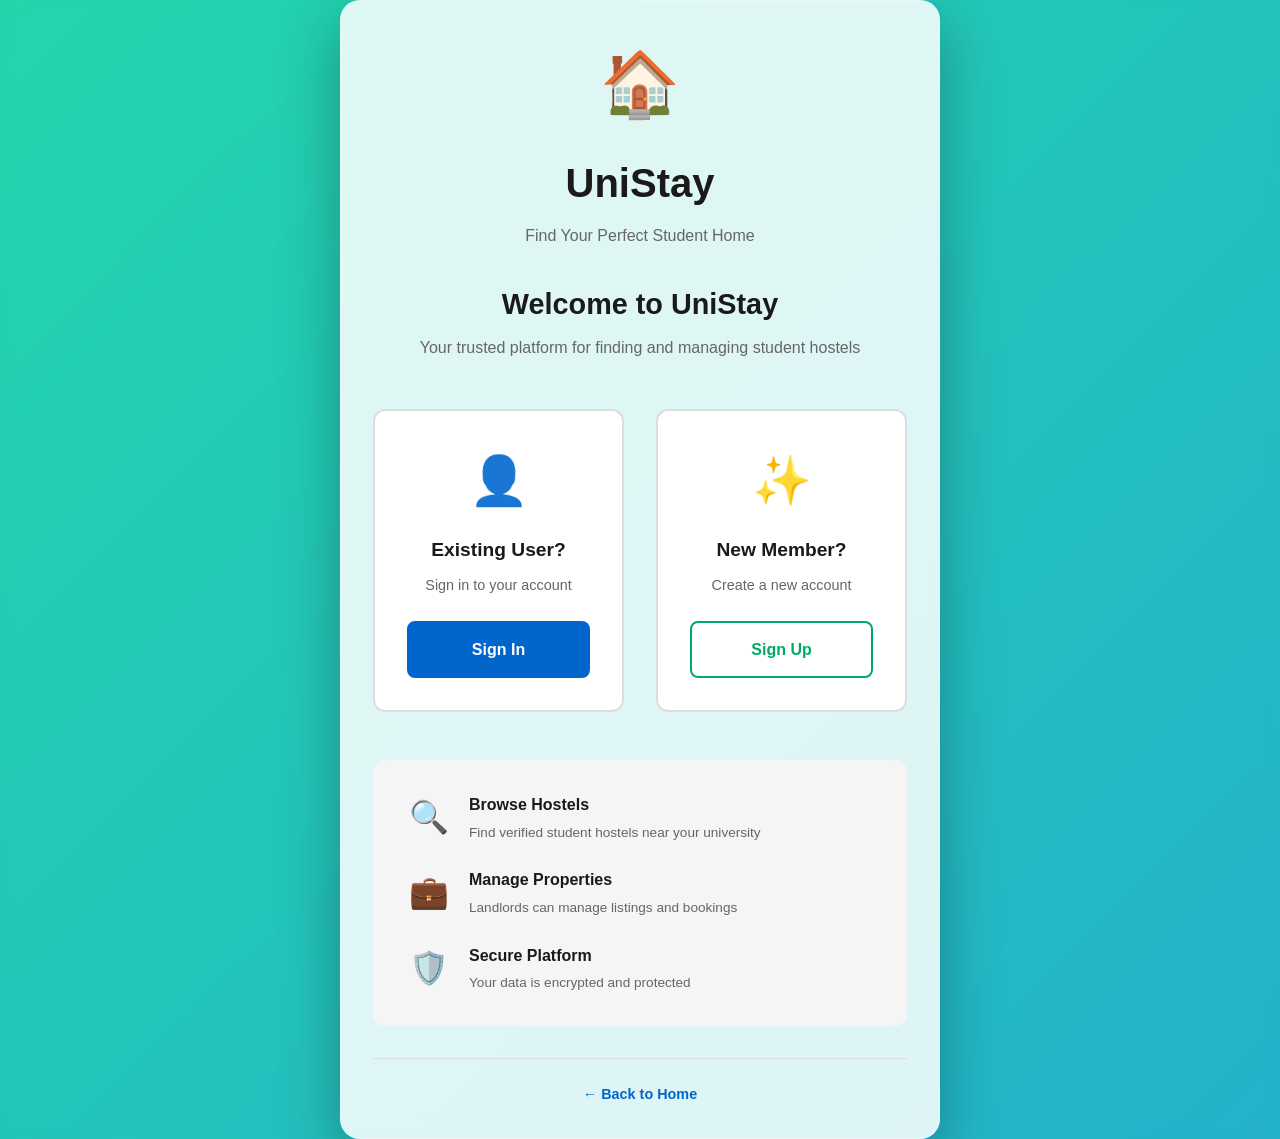
<file: signin.html>
<!DOCTYPE html>
<html lang="en">

<head>
    <meta charset="UTF-8">
    <meta name="viewport" content="width=device-width, initial-scale=1.0">
    <title>Sign In - UniStay | Student Hostel Platform</title>
    <link rel="stylesheet" href="signin.css">
</head>

<body>
    <div class="signin-container">
        <!-- Background Decoration -->
        <div class="signin-background">
            <div class="signin-shape-1"></div>
            <div class="signin-shape-2"></div>
        </div>

        <!-- Main Content -->
        <div class="signin-content">
            <!-- Logo Section -->
            <div class="signin-logo-section">
                <div class="signin-logo">🏠</div>
                <h1>UniStay</h1>
                <p>Find Your Perfect Student Home</p>
            </div>

            <!-- Welcome Message -->
            <div class="signin-welcome">
                <h2>Welcome to UniStay</h2>
                <p>Your trusted platform for finding and managing student hostels</p>
            </div>

            <!-- Options Grid -->
            <div class="signin-options">
                <!-- Sign In Option -->
                <div class="signin-option-card">
                    <div class="signin-option-icon">👤</div>
                    <h3>Existing User?</h3>
                    <p>Sign in to your account</p>
                    <a href="login.html" class="signin-btn signin-btn-primary signin-transition">
                        Sign In
                    </a>
                </div>

                <!-- Sign Up Option -->
                <div class="signin-option-card">
                    <div class="signin-option-icon">✨</div>
                    <h3>New Member?</h3>
                    <p>Create a new account</p>
                    <a href="register.html" class="signin-btn signin-btn-secondary signin-transition">
                        Sign Up
                    </a>
                </div>
            </div>

            <!-- Info Section -->
            <div class="signin-info">
                <div class="signin-info-item">
                    <div class="signin-info-icon">🔍</div>
                    <div class="signin-info-text">
                        <h4>Browse Hostels</h4>
                        <p>Find verified student hostels near your university</p>
                    </div>
                </div>

                <div class="signin-info-item">
                    <div class="signin-info-icon">💼</div>
                    <div class="signin-info-text">
                        <h4>Manage Properties</h4>
                        <p>Landlords can manage listings and bookings</p>
                    </div>
                </div>

                <div class="signin-info-item">
                    <div class="signin-info-icon">🛡️</div>
                    <div class="signin-info-text">
                        <h4>Secure Platform</h4>
                        <p>Your data is encrypted and protected</p>
                    </div>
                </div>
            </div>

            <!-- Footer -->
            <div class="signin-footer">
                <p><a href="home.html">← Back to Home</a></p>
            </div>
        </div>
    </div>

    <script>
        // Smooth page transitions
        document.querySelectorAll('.signin-transition').forEach(link => {
            link.addEventListener('click', function(e) {
                e.preventDefault();
                const href = this.getAttribute('href');
                document.body.style.opacity = '0';
                document.body.style.transition = 'opacity 0.5s ease-in-out';

                setTimeout(() => {
                    window.location.href = href;
                }, 250);
            });
        });

        // Fade in animation when page loads
        window.addEventListener('load', function() {
            document.body.style.opacity = '1';
        });

        document.body.style.opacity = '0';
        document.body.style.transition = 'opacity 0.5s ease-in-out';
        setTimeout(() => {
            document.body.style.opacity = '1';
        }, 100);
    </script>
</body>

</html>
</file>
<file: signin.css>
/* ===========================
   Sign In Page Styles
   =========================== */

:root {
    --primary-blue: #0066CC;
    --primary-green: #00AA66;
    --warning-orange: #FF9500;
    --error: #E63946;
    --dark-gray: #1a1a1a;
    --medium-gray: #666666;
    --light-gray: #f5f5f5;
    --border-gray: #ddd;
    --white: #ffffff;
    --transition: all 0.3s cubic-bezier(0.4, 0, 0.2, 1);
}

* {
    margin: 0;
    padding: 0;
    box-sizing: border-box;
}

html {
    scroll-behavior: smooth;
}

body {
    font-family: 'Segoe UI', Tahoma, Geneva, Verdana, sans-serif;
    color: var(--dark-gray);
    line-height: 1.6;
    background: linear-gradient(-45deg, #ee7752, #e73c7e, #23a6d5, #23d5ab);
    background-size: 400% 400%;
    animation: gradientBG 15s ease infinite;
    opacity: 1;
    transition: opacity 0.5s ease-in-out;
    min-height: 100vh;
}

@keyframes gradientBG {
    0% {
        background-position: 0% 50%;
    }
    50% {
        background-position: 100% 50%;
    }
    100% {
        background-position: 0% 50%;
    }
}


/* ===== Sign In Container ===== */

.signin-container {
    min-height: 100vh;
    display: flex;
    align-items: center;
    justify-content: center;
    position: relative;
    overflow: hidden;
    background: linear-gradient(-45deg, #ee7752, #e73c7e, #23a6d5, #23d5ab);
    background-size: 400% 400%;
    animation: gradientBG 15s ease infinite;
    backdrop-filter: blur(10px);
}

.signin-background {
    position: absolute;
    width: 100%;
    height: 100%;
    z-index: 0;
    backdrop-filter: blur(5px);
}

.signin-shape-1 {
    position: absolute;
    top: -50%;
    right: -10%;
    width: 500px;
    height: 500px;
    background: rgba(255, 255, 255, 0.15);
    border-radius: 50%;
    animation: float 6s ease-in-out infinite;
    filter: blur(40px);
}

.signin-shape-2 {
    position: absolute;
    bottom: -40%;
    left: -5%;
    width: 400px;
    height: 400px;
    background: rgba(255, 255, 255, 0.12);
    border-radius: 50%;
    animation: float 8s ease-in-out infinite;
    filter: blur(40px);
}

@keyframes float {
    0%,
    100% {
        transform: translateY(0px);
    }
    50% {
        transform: translateY(20px);
    }
}


/* ===== Content ===== */

.signin-content {
    position: relative;
    z-index: 1;
    width: 100%;
    max-width: 600px;
    padding: 2rem;
    background: rgba(255, 255, 255, 0.85);
    border-radius: 20px;
    box-shadow: 0 20px 60px rgba(0, 0, 0, 0.3);
    backdrop-filter: blur(10px);
    border: 1px solid rgba(255, 255, 255, 0.3);
    animation: slideUp 0.6s ease-out;
}

@keyframes slideUp {
    from {
        transform: translateY(50px);
        opacity: 0;
    }
    to {
        transform: translateY(0);
        opacity: 1;
    }
}


/* ===== Logo Section ===== */

.signin-logo-section {
    text-align: center;
    margin-bottom: 2rem;
}

.signin-logo {
    font-size: 4rem;
    margin-bottom: 1rem;
    display: block;
    animation: bounce 2s ease-in-out infinite;
}

@keyframes bounce {
    0%,
    100% {
        transform: translateY(0);
    }
    50% {
        transform: translateY(-10px);
    }
}

.signin-logo-section h1 {
    font-size: 2.5rem;
    color: var(--dark-gray);
    margin-bottom: 0.5rem;
    font-weight: 700;
}

.signin-logo-section p {
    font-size: 1rem;
    color: var(--medium-gray);
}


/* ===== Welcome Section ===== */

.signin-welcome {
    text-align: center;
    margin-bottom: 3rem;
}

.signin-welcome h2 {
    font-size: 1.8rem;
    color: var(--dark-gray);
    margin-bottom: 0.5rem;
}

.signin-welcome p {
    font-size: 1rem;
    color: var(--medium-gray);
}


/* ===== Options Grid ===== */

.signin-options {
    display: grid;
    grid-template-columns: repeat(auto-fit, minmax(200px, 1fr));
    gap: 2rem;
    margin-bottom: 3rem;
}

.signin-option-card {
    padding: 2rem;
    border: 2px solid var(--border-gray);
    border-radius: 12px;
    text-align: center;
    transition: var(--transition);
    background: var(--white);
}

.signin-option-card:hover {
    border-color: var(--primary-blue);
    box-shadow: 0 8px 24px rgba(0, 102, 204, 0.1);
    transform: translateY(-8px);
}

.signin-option-icon {
    font-size: 3rem;
    margin-bottom: 1rem;
    display: block;
}

.signin-option-card h3 {
    font-size: 1.2rem;
    color: var(--dark-gray);
    margin-bottom: 0.5rem;
    font-weight: 600;
}

.signin-option-card p {
    font-size: 0.9rem;
    color: var(--medium-gray);
    margin-bottom: 1.5rem;
}


/* ===== Buttons ===== */

.signin-btn {
    display: inline-block;
    padding: 0.85rem 2rem;
    border: none;
    border-radius: 8px;
    font-weight: 600;
    font-size: 1rem;
    cursor: pointer;
    transition: var(--transition);
    text-decoration: none;
    width: 100%;
}

.signin-btn-primary {
    background: var(--primary-blue);
    color: white;
    border: 2px solid var(--primary-blue);
}

.signin-btn-primary:hover {
    background: #0052a3;
    box-shadow: 0 6px 20px rgba(0, 102, 204, 0.4);
    transform: translateY(-2px);
}

.signin-btn-secondary {
    background: white;
    color: var(--primary-green);
    border: 2px solid var(--primary-green);
}

.signin-btn-secondary:hover {
    background: var(--primary-green);
    color: white;
    box-shadow: 0 6px 20px rgba(0, 170, 102, 0.4);
    transform: translateY(-2px);
}


/* ===== Info Section ===== */

.signin-info {
    background: var(--light-gray);
    padding: 2rem;
    border-radius: 12px;
    margin-bottom: 2rem;
}

.signin-info-item {
    display: flex;
    gap: 1rem;
    margin-bottom: 1.5rem;
}

.signin-info-item:last-child {
    margin-bottom: 0;
}

.signin-info-icon {
    font-size: 2rem;
    flex-shrink: 0;
    min-width: 48px;
    text-align: center;
}

.signin-info-text h4 {
    font-size: 1rem;
    color: var(--dark-gray);
    margin-bottom: 0.25rem;
    font-weight: 600;
}

.signin-info-text p {
    font-size: 0.85rem;
    color: var(--medium-gray);
    margin: 0;
}


/* ===== Footer ===== */

.signin-footer {
    text-align: center;
    padding-top: 1.5rem;
    border-top: 1px solid var(--border-gray);
}

.signin-footer p {
    color: var(--medium-gray);
    font-size: 0.9rem;
}

.signin-footer a {
    color: var(--primary-blue);
    text-decoration: none;
    font-weight: 600;
    transition: var(--transition);
}

.signin-footer a:hover {
    color: #0052a3;
    text-decoration: underline;
}


/* ===== Responsive Design ===== */

@media (max-width: 768px) {
    .signin-container {
        padding: 2rem 1rem;
    }
    .signin-content {
        max-width: 100%;
        padding: 1.5rem;
        border-radius: 16px;
    }
    .signin-logo {
        font-size: 3rem;
    }
    .signin-logo-section h1 {
        font-size: 1.8rem;
    }
    .signin-logo-section p {
        font-size: 0.9rem;
    }
    .signin-welcome h2 {
        font-size: 1.5rem;
    }
    .signin-welcome p {
        font-size: 0.9rem;
    }
    .signin-options {
        grid-template-columns: 1fr;
        gap: 1.5rem;
    }
    .signin-option-card {
        padding: 1.5rem;
    }
    .signin-option-icon {
        font-size: 2.5rem;
    }
    .signin-option-card h3 {
        font-size: 1.1rem;
    }
    .signin-info {
        padding: 1.5rem;
    }
    .signin-info-item {
        margin-bottom: 1rem;
    }
    .signin-btn {
        padding: 0.75rem 1.5rem;
        font-size: 0.95rem;
    }
}

@media (max-width: 480px) {
    .signin-container {
        padding: 1rem;
    }
    .signin-content {
        padding: 1.2rem;
        border-radius: 12px;
    }
    .signin-logo {
        font-size: 2.5rem;
    }
    .signin-logo-section h1 {
        font-size: 1.5rem;
    }
    .signin-logo-section p {
        font-size: 0.85rem;
    }
    .signin-welcome {
        margin-bottom: 2rem;
    }
    .signin-welcome h2 {
        font-size: 1.2rem;
    }
    .signin-welcome p {
        font-size: 0.85rem;
    }
    .signin-options {
        gap: 1rem;
        margin-bottom: 2rem;
    }
    .signin-option-card {
        padding: 1.2rem;
    }
    .signin-option-icon {
        font-size: 2rem;
    }
    .signin-option-card h3 {
        font-size: 1rem;
    }
    .signin-option-card p {
        font-size: 0.8rem;
        margin-bottom: 1rem;
    }
    .signin-info {
        padding: 1rem;
    }
    .signin-info-icon {
        font-size: 1.5rem;
    }
    .signin-info-text h4 {
        font-size: 0.9rem;
    }
    .signin-info-text p {
        font-size: 0.8rem;
    }
    .signin-info-item {
        gap: 0.75rem;
        margin-bottom: 0.8rem;
    }
    .signin-btn {
        padding: 0.65rem 1.2rem;
        font-size: 0.9rem;
    }
    .signin-footer a {
        font-size: 0.85rem;
    }
}


/* ===== Loading Animation ===== */

.signin-loading {
    opacity: 0.5;
    pointer-events: none;
}

.signin-btn:disabled {
    opacity: 0.6;
    cursor: not-allowed;
}
</file>
